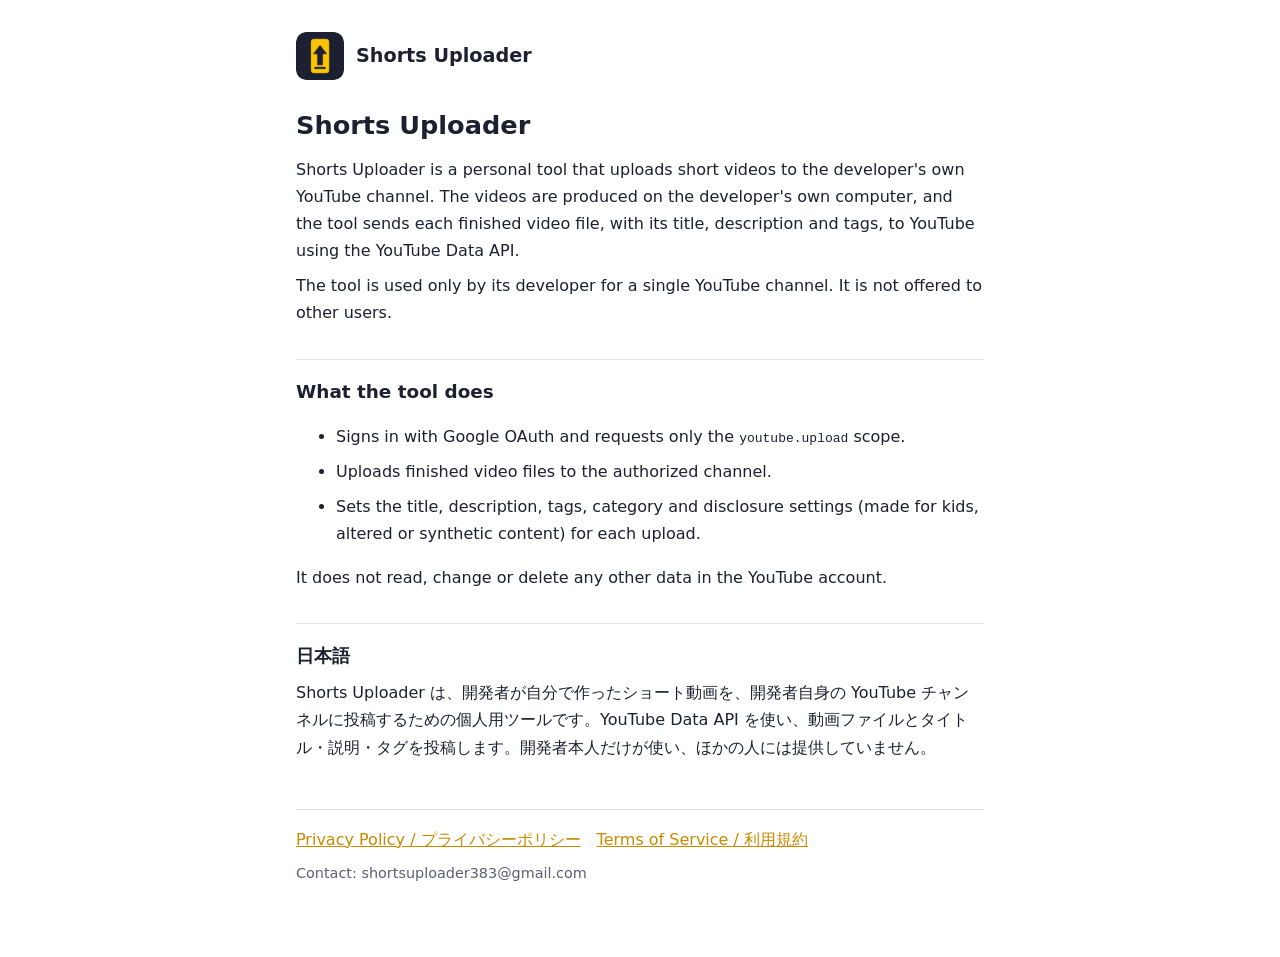
<file: index.html>
<!doctype html>
<html lang="en">
<head>
<meta charset="utf-8">
<meta name="viewport" content="width=device-width, initial-scale=1">
<title>Shorts Uploader</title>
<link rel="stylesheet" href="style.css">
</head>
<body>
<main>
  <header><img src="logo.png" alt=""><a href="./">Shorts Uploader</a></header>

  <h1>Shorts Uploader</h1>
  <p>Shorts Uploader is a personal tool that uploads short videos to the developer's own YouTube channel. The videos are produced on the developer's own computer, and the tool sends each finished video file, with its title, description and tags, to YouTube using the YouTube Data API.</p>
  <p>The tool is used only by its developer for a single YouTube channel. It is not offered to other users.</p>

  <h2>What the tool does</h2>
  <ul>
    <li>Signs in with Google OAuth and requests only the <code>youtube.upload</code> scope.</li>
    <li>Uploads finished video files to the authorized channel.</li>
    <li>Sets the title, description, tags, category and disclosure settings (made for kids, altered or synthetic content) for each upload.</li>
  </ul>
  <p>It does not read, change or delete any other data in the YouTube account.</p>

  <h2>日本語</h2>
  <p>Shorts Uploader は、開発者が自分で作ったショート動画を、開発者自身の YouTube チャンネルに投稿するための個人用ツールです。YouTube Data API を使い、動画ファイルとタイトル・説明・タグを投稿します。開発者本人だけが使い、ほかの人には提供していません。</p>

  <nav>
    <a href="privacy.html">Privacy Policy / プライバシーポリシー</a>
    <a href="terms.html">Terms of Service / 利用規約</a>
  </nav>
  <p class="muted">Contact: shortsuploader383@gmail.com</p>
</main>
</body>
</html>
</file>
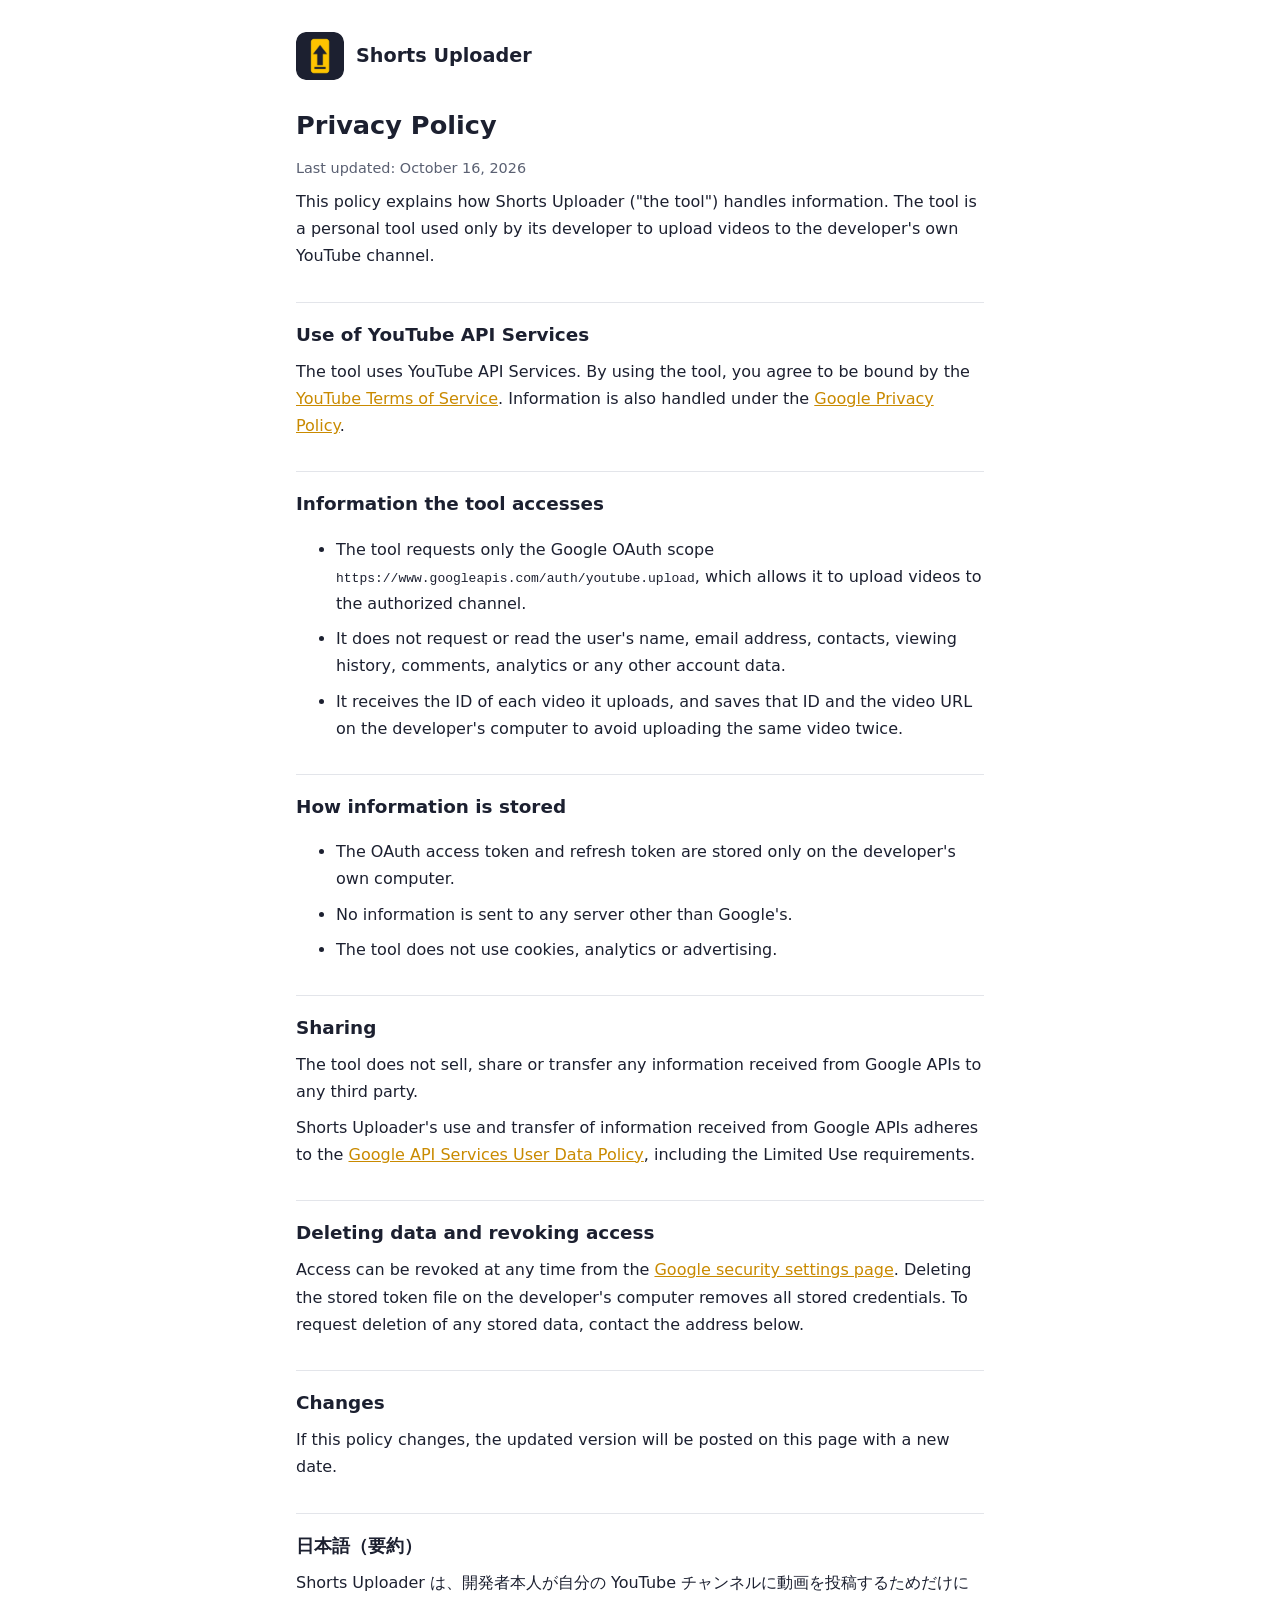
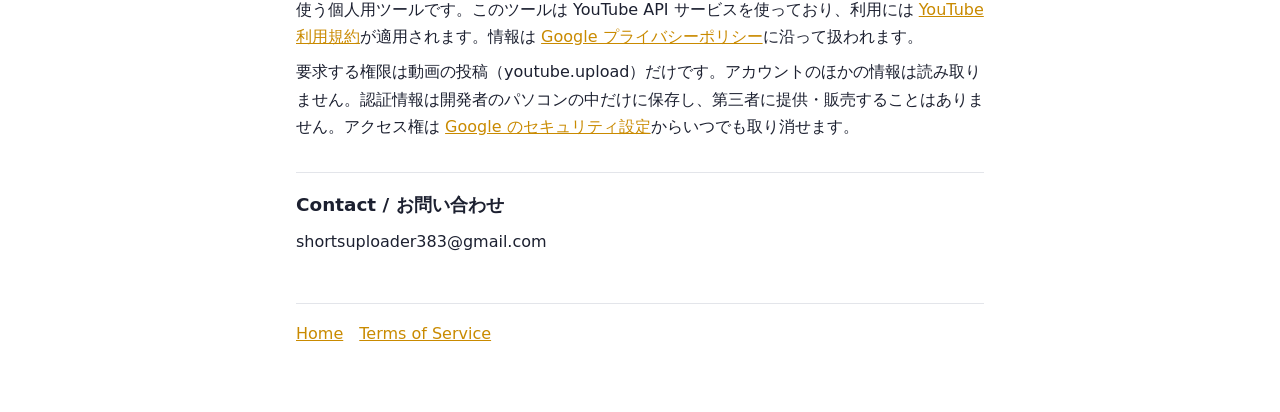
<file: privacy.html>
<!doctype html>
<html lang="en">
<head>
<meta charset="utf-8">
<meta name="viewport" content="width=device-width, initial-scale=1">
<title>Privacy Policy</title>
<link rel="stylesheet" href="style.css">
</head>
<body>
<main>
  <header><img src="logo.png" alt=""><a href="./">Shorts Uploader</a></header>

  <h1>Privacy Policy</h1>
  <p class="muted">Last updated: October 16, 2026</p>

  <p>This policy explains how Shorts Uploader ("the tool") handles information. The tool is a personal tool used only by its developer to upload videos to the developer's own YouTube channel.</p>

  <h2>Use of YouTube API Services</h2>
  <p>The tool uses YouTube API Services. By using the tool, you agree to be bound by the <a href="https://www.youtube.com/t/terms">YouTube Terms of Service</a>. Information is also handled under the <a href="https://policies.google.com/privacy">Google Privacy Policy</a>.</p>

  <h2>Information the tool accesses</h2>
  <ul>
    <li>The tool requests only the Google OAuth scope <code>https://www.googleapis.com/auth/youtube.upload</code>, which allows it to upload videos to the authorized channel.</li>
    <li>It does not request or read the user's name, email address, contacts, viewing history, comments, analytics or any other account data.</li>
    <li>It receives the ID of each video it uploads, and saves that ID and the video URL on the developer's computer to avoid uploading the same video twice.</li>
  </ul>

  <h2>How information is stored</h2>
  <ul>
    <li>The OAuth access token and refresh token are stored only on the developer's own computer.</li>
    <li>No information is sent to any server other than Google's.</li>
    <li>The tool does not use cookies, analytics or advertising.</li>
  </ul>

  <h2>Sharing</h2>
  <p>The tool does not sell, share or transfer any information received from Google APIs to any third party.</p>
  <p>Shorts Uploader's use and transfer of information received from Google APIs adheres to the <a href="https://developers.google.com/terms/api-services-user-data-policy">Google API Services User Data Policy</a>, including the Limited Use requirements.</p>

  <h2>Deleting data and revoking access</h2>
  <p>Access can be revoked at any time from the <a href="https://security.google.com/settings/security/permissions">Google security settings page</a>. Deleting the stored token file on the developer's computer removes all stored credentials. To request deletion of any stored data, contact the address below.</p>

  <h2>Changes</h2>
  <p>If this policy changes, the updated version will be posted on this page with a new date.</p>

  <h2>日本語（要約）</h2>
  <p>Shorts Uploader は、開発者本人が自分の YouTube チャンネルに動画を投稿するためだけに使う個人用ツールです。このツールは YouTube API サービスを使っており、利用には <a href="https://www.youtube.com/t/terms">YouTube 利用規約</a>が適用されます。情報は <a href="https://policies.google.com/privacy">Google プライバシーポリシー</a>に沿って扱われます。</p>
  <p>要求する権限は動画の投稿（youtube.upload）だけです。アカウントのほかの情報は読み取りません。認証情報は開発者のパソコンの中だけに保存し、第三者に提供・販売することはありません。アクセス権は <a href="https://security.google.com/settings/security/permissions">Google のセキュリティ設定</a>からいつでも取り消せます。</p>

  <h2>Contact / お問い合わせ</h2>
  <p>shortsuploader383@gmail.com</p>

  <nav><a href="./">Home</a><a href="terms.html">Terms of Service</a></nav>
</main>
</body>
</html>
</file>
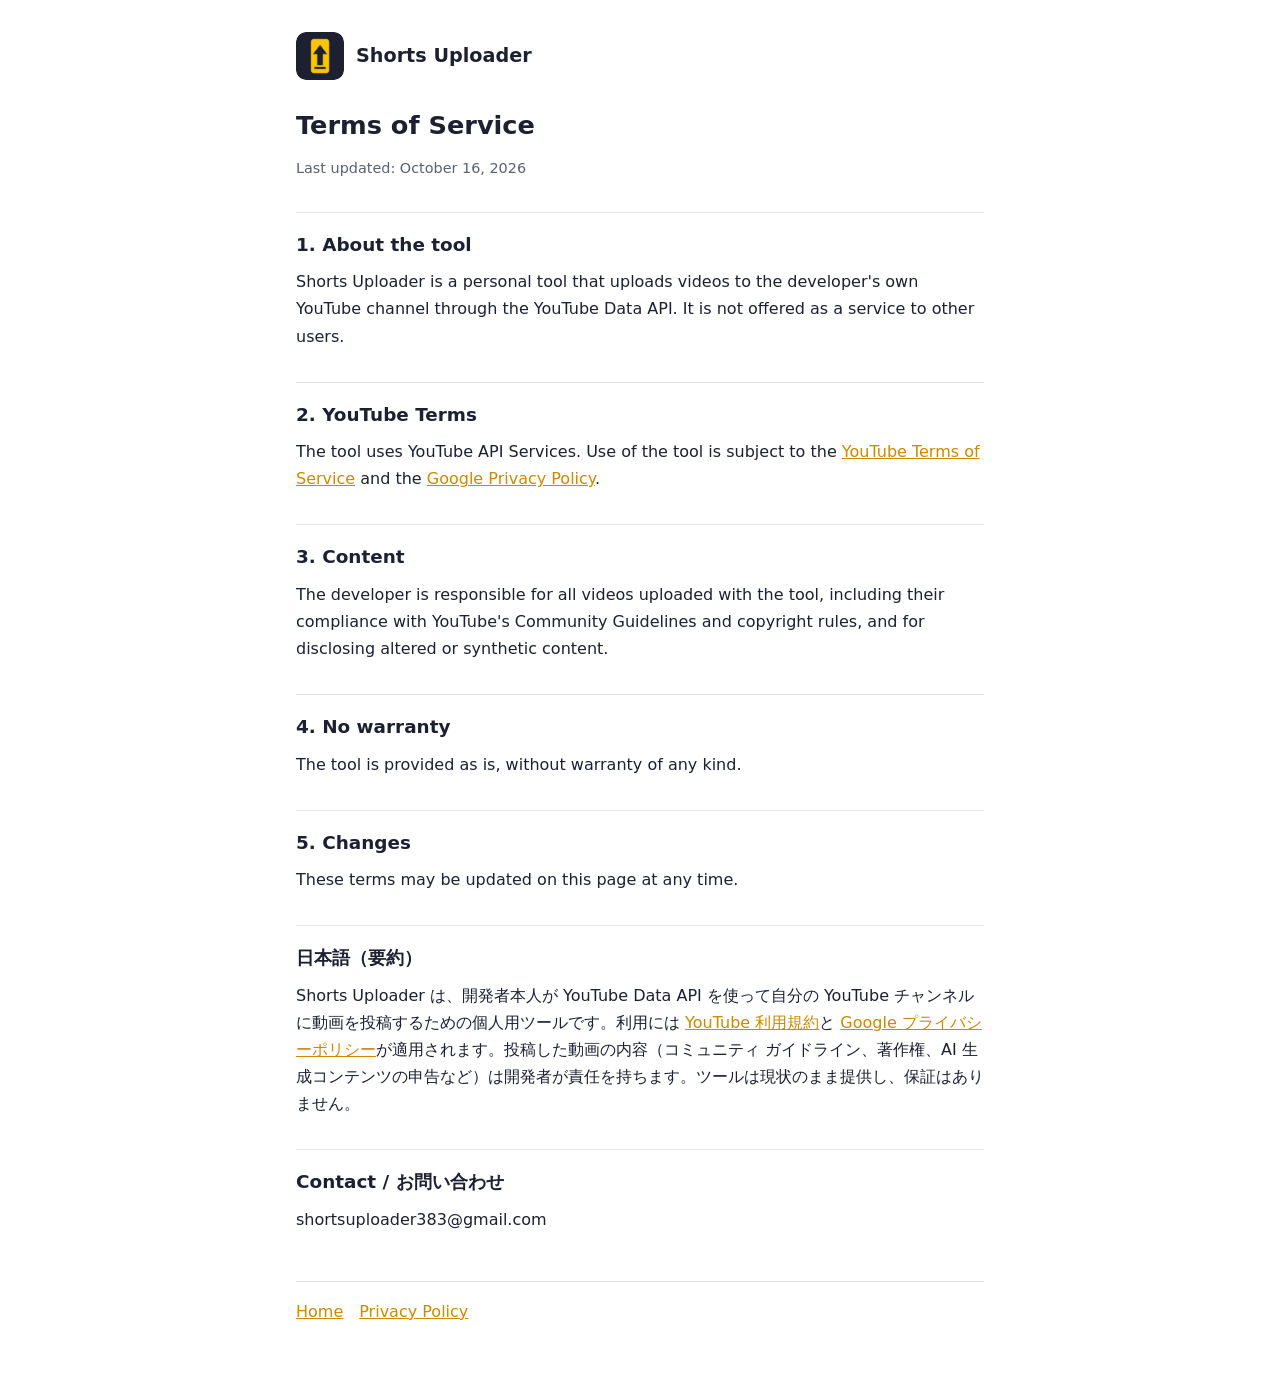
<file: terms.html>
<!doctype html>
<html lang="en">
<head>
<meta charset="utf-8">
<meta name="viewport" content="width=device-width, initial-scale=1">
<title>Terms of Service</title>
<link rel="stylesheet" href="style.css">
</head>
<body>
<main>
  <header><img src="logo.png" alt=""><a href="./">Shorts Uploader</a></header>

  <h1>Terms of Service</h1>
  <p class="muted">Last updated: October 16, 2026</p>

  <h2>1. About the tool</h2>
  <p>Shorts Uploader is a personal tool that uploads videos to the developer's own YouTube channel through the YouTube Data API. It is not offered as a service to other users.</p>

  <h2>2. YouTube Terms</h2>
  <p>The tool uses YouTube API Services. Use of the tool is subject to the <a href="https://www.youtube.com/t/terms">YouTube Terms of Service</a> and the <a href="https://policies.google.com/privacy">Google Privacy Policy</a>.</p>

  <h2>3. Content</h2>
  <p>The developer is responsible for all videos uploaded with the tool, including their compliance with YouTube's Community Guidelines and copyright rules, and for disclosing altered or synthetic content.</p>

  <h2>4. No warranty</h2>
  <p>The tool is provided as is, without warranty of any kind.</p>

  <h2>5. Changes</h2>
  <p>These terms may be updated on this page at any time.</p>

  <h2>日本語（要約）</h2>
  <p>Shorts Uploader は、開発者本人が YouTube Data API を使って自分の YouTube チャンネルに動画を投稿するための個人用ツールです。利用には <a href="https://www.youtube.com/t/terms">YouTube 利用規約</a>と <a href="https://policies.google.com/privacy">Google プライバシーポリシー</a>が適用されます。投稿した動画の内容（コミュニティ ガイドライン、著作権、AI 生成コンテンツの申告など）は開発者が責任を持ちます。ツールは現状のまま提供し、保証はありません。</p>

  <h2>Contact / お問い合わせ</h2>
  <p>shortsuploader383@gmail.com</p>

  <nav><a href="./">Home</a><a href="privacy.html">Privacy Policy</a></nav>
</main>
</body>
</html>
</file>
<file: style.css>
:root {
  --bg: #ffffff;
  --text: #1c2030;
  --muted: #5a6072;
  --accent: #c98a00;
  --line: #e3e5ea;
}
@media (prefers-color-scheme: dark) {
  :root { --bg: #14171f; --text: #e8eaf0; --muted: #a0a6b4; --accent: #ffc400; --line: #2a2f3b; }
}
* { box-sizing: border-box; }
body {
  margin: 0;
  background: var(--bg);
  color: var(--text);
  font-family: system-ui, -apple-system, "Segoe UI", "Hiragino Sans", "Yu Gothic UI", sans-serif;
  line-height: 1.7;
}
main { max-width: 720px; margin: 0 auto; padding: 32px 16px 64px; }
header { display: flex; align-items: center; gap: 12px; margin-bottom: 24px; }
header img { width: 48px; height: 48px; border-radius: 10px; }
header a { color: var(--text); text-decoration: none; font-weight: 700; font-size: 1.2rem; }
h1 { font-size: 1.6rem; margin: 0 0 8px; }
h2 { font-size: 1.15rem; margin: 32px 0 8px; padding-top: 16px; border-top: 1px solid var(--line); }
p, li { margin: 8px 0; }
.muted { color: var(--muted); font-size: 0.9rem; }
a { color: var(--accent); }
nav { margin-top: 48px; padding-top: 16px; border-top: 1px solid var(--line); display: flex; gap: 16px; flex-wrap: wrap; }
</file>
